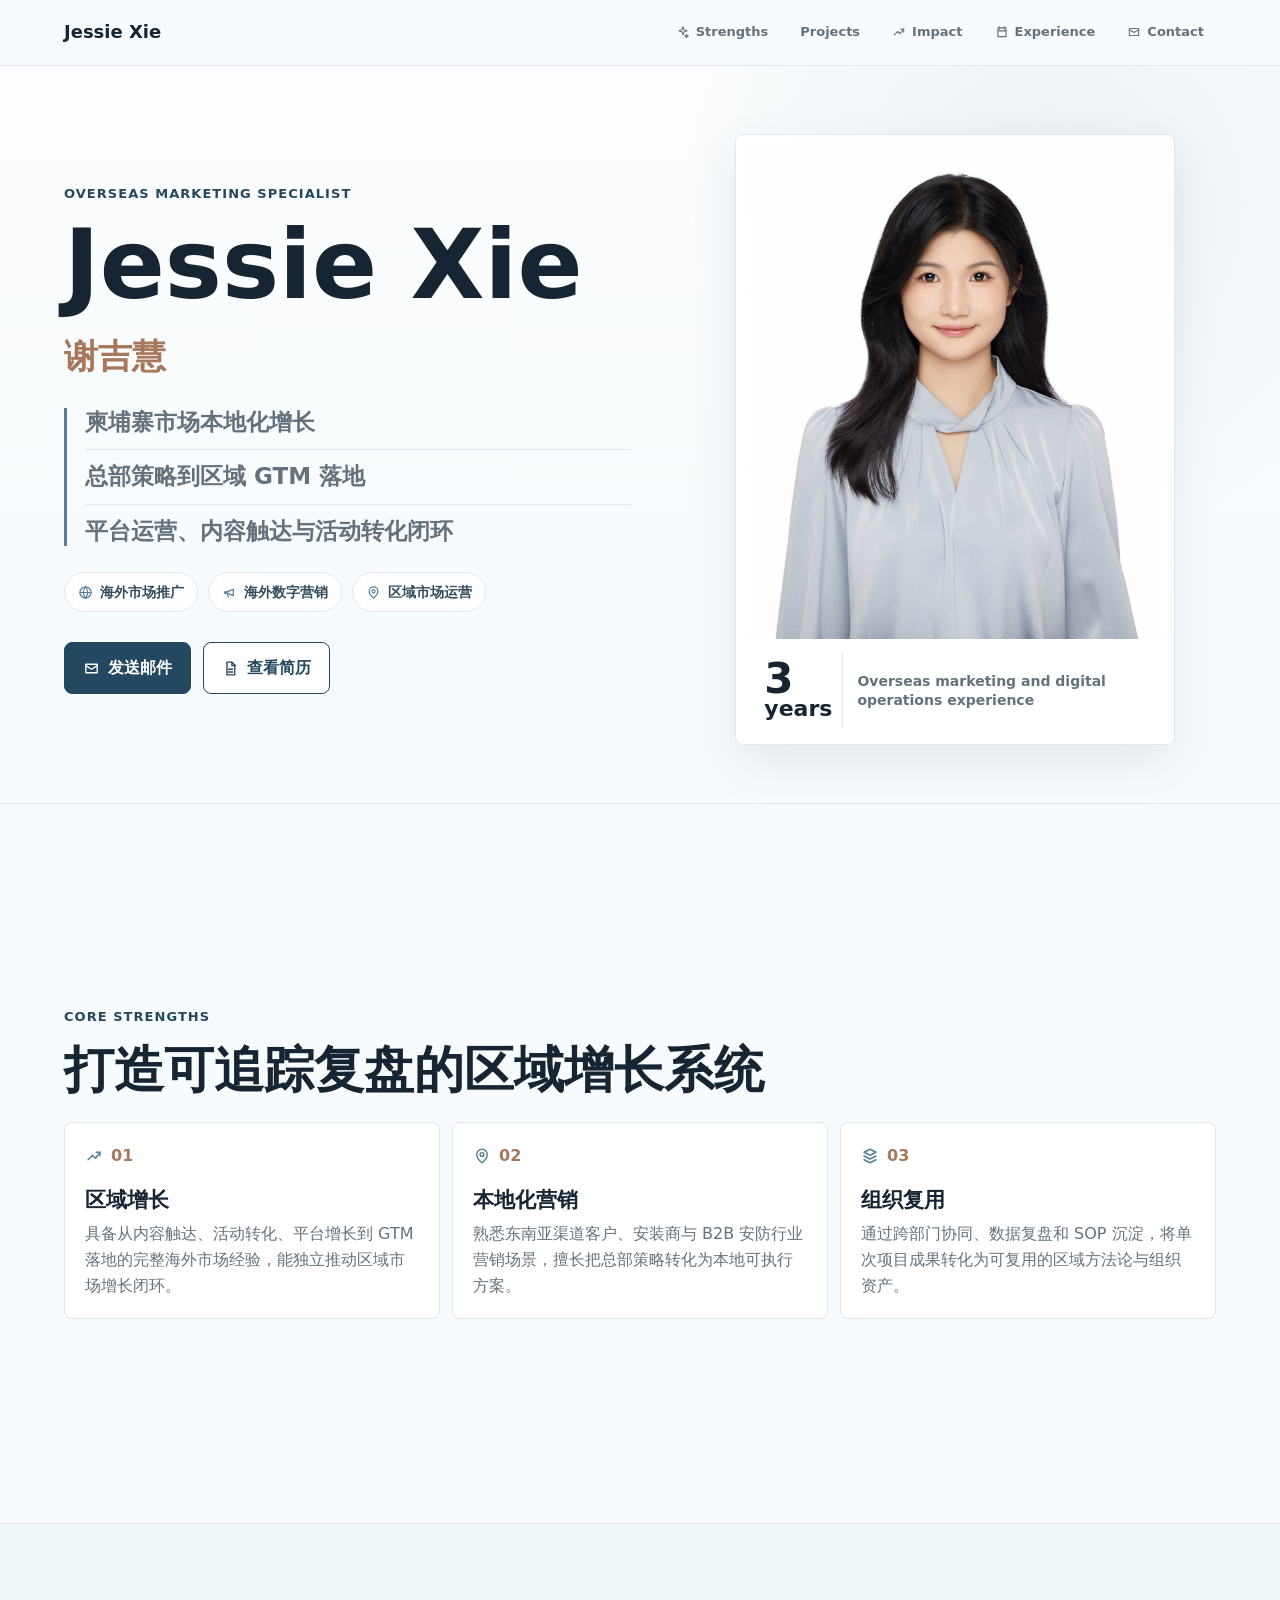
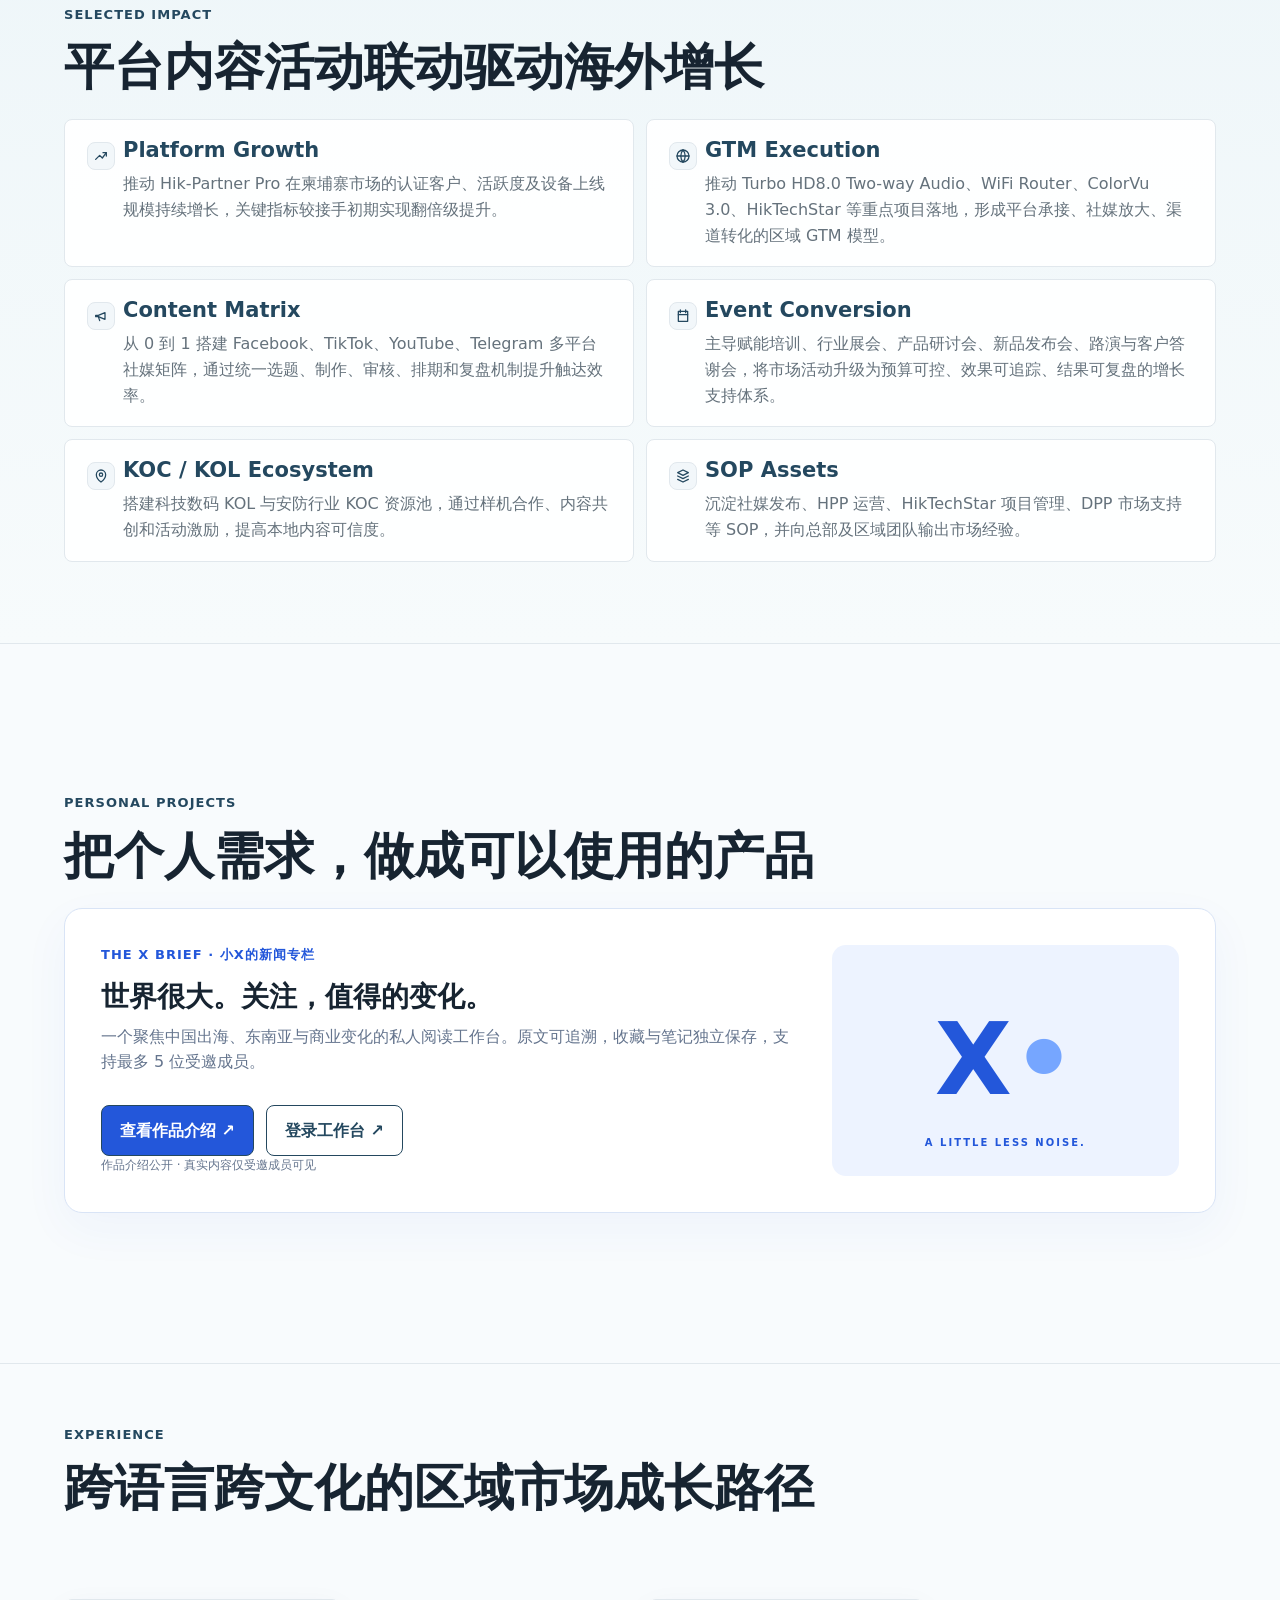
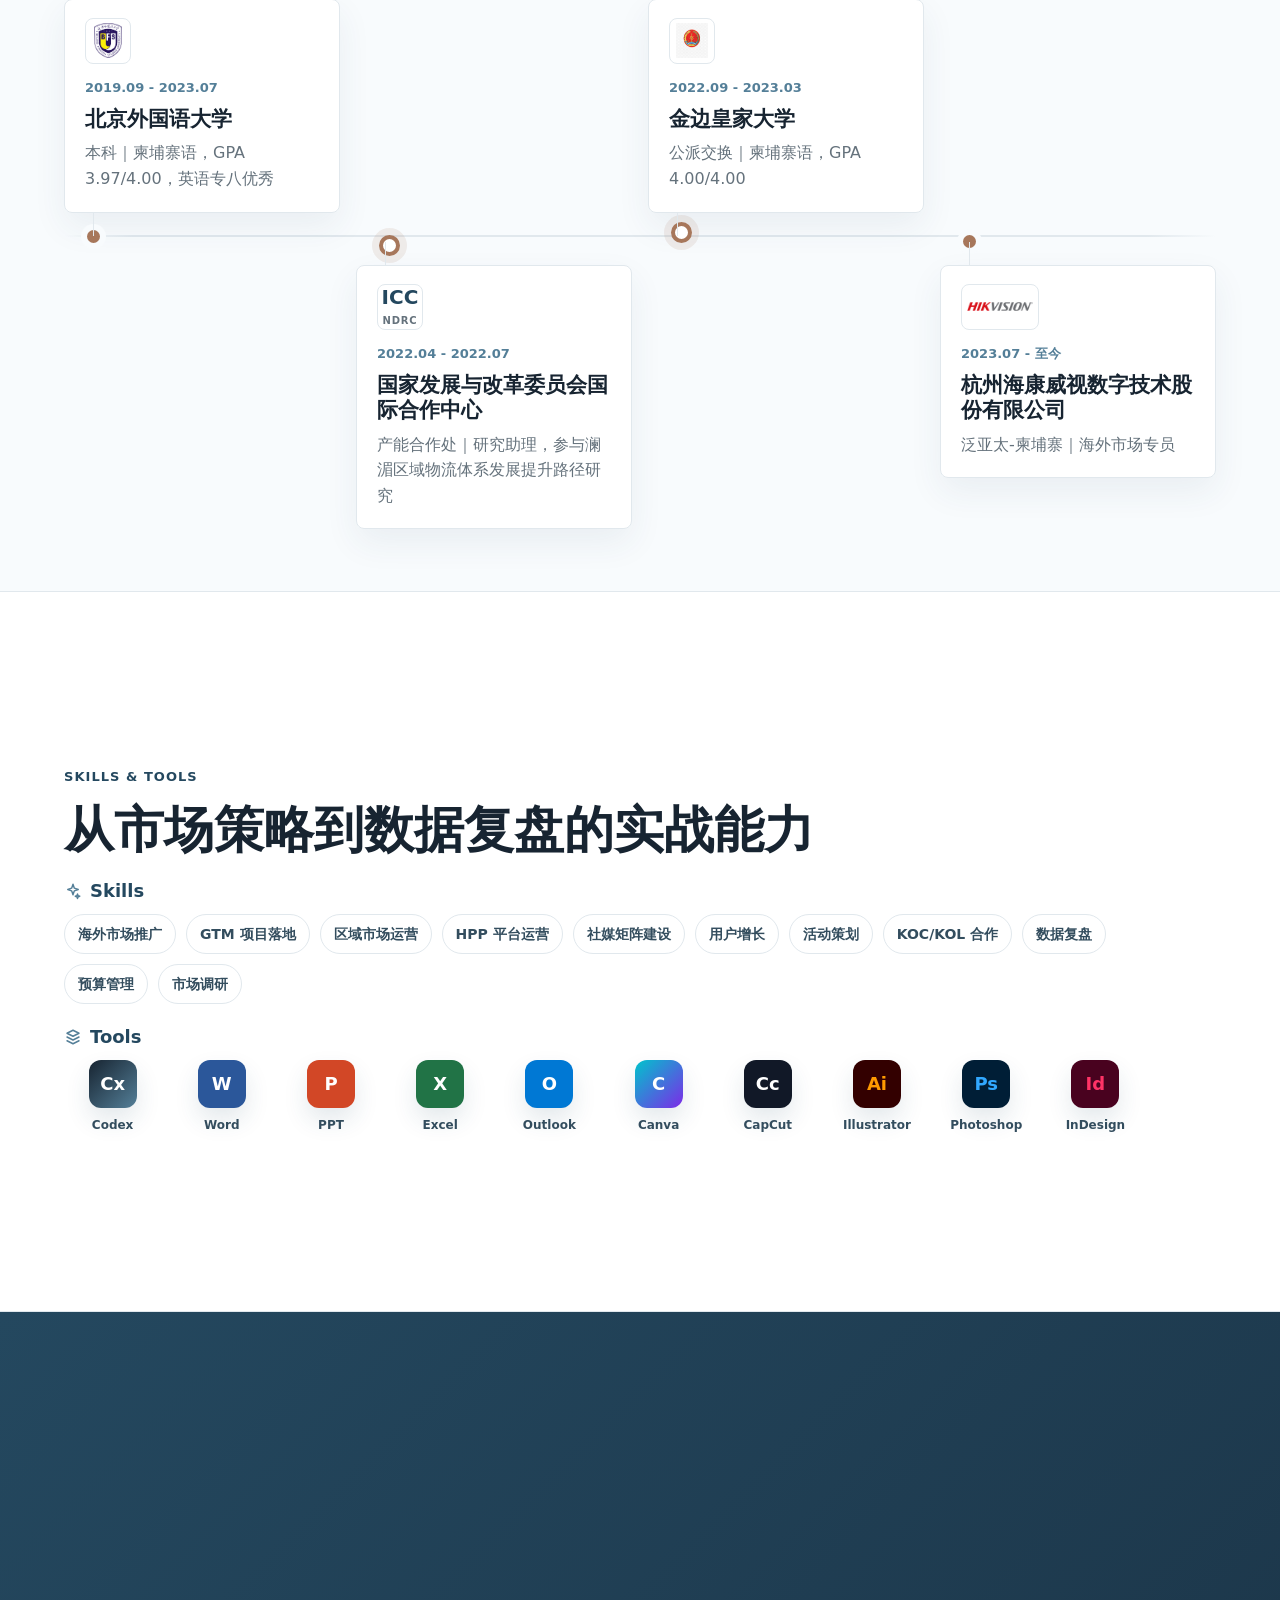
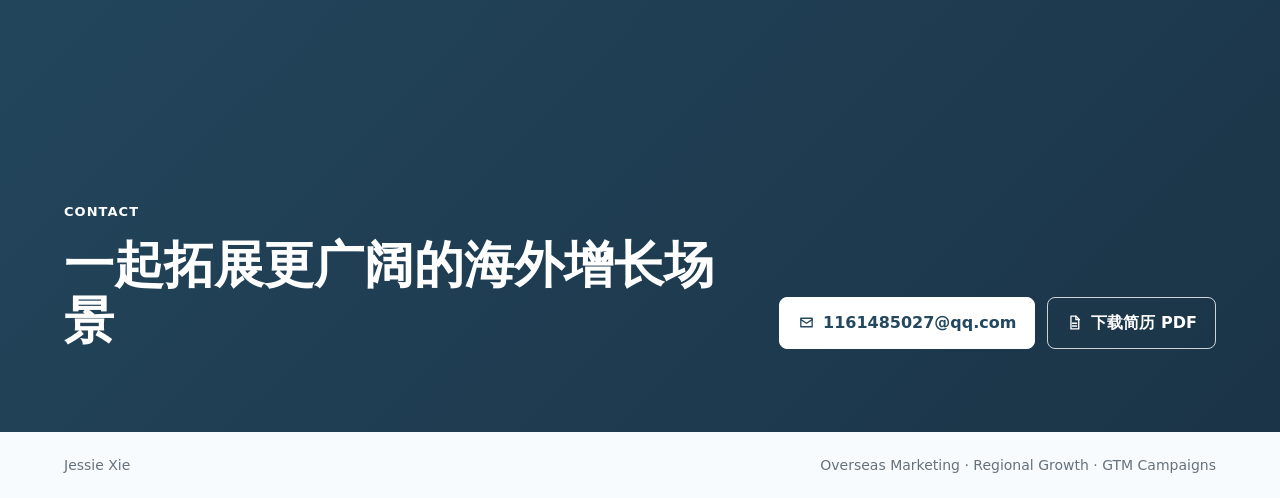
<file: index.html>
<!DOCTYPE html>
<html lang="zh-CN">
  <head>
    <meta charset="UTF-8" />
    <meta name="viewport" content="width=device-width, initial-scale=1.0" />
    <meta
      name="description"
      content="Jessie Xie personal homepage for overseas marketing, regional growth, GTM execution, and Southeast Asia localization."
    />
    <title>Jessie Xie</title>
    <link rel="stylesheet" href="./styles.css" />
  </head>
  <body>
    <svg class="icon-sprite" aria-hidden="true">
      <symbol id="icon-mail" viewBox="0 0 24 24">
        <path d="M4 6h16v12H4z" />
        <path d="m4 8 8 5 8-5" />
      </symbol>
      <symbol id="icon-file" viewBox="0 0 24 24">
        <path d="M7 3h7l4 4v14H7z" />
        <path d="M14 3v5h5" />
        <path d="M9 13h6" />
        <path d="M9 17h6" />
      </symbol>
      <symbol id="icon-globe" viewBox="0 0 24 24">
        <circle cx="12" cy="12" r="9" />
        <path d="M3 12h18" />
        <path d="M12 3c2.2 2.4 3.3 5.4 3.3 9S14.2 18.6 12 21" />
        <path d="M12 3c-2.2 2.4-3.3 5.4-3.3 9S9.8 18.6 12 21" />
      </symbol>
      <symbol id="icon-trend" viewBox="0 0 24 24">
        <path d="M4 17 10 11l4 4 6-8" />
        <path d="M15 7h5v5" />
      </symbol>
      <symbol id="icon-map" viewBox="0 0 24 24">
        <path d="M12 21s7-5.3 7-11a7 7 0 0 0-14 0c0 5.7 7 11 7 11z" />
        <circle cx="12" cy="10" r="2.5" />
      </symbol>
      <symbol id="icon-layers" viewBox="0 0 24 24">
        <path d="m12 3 8 4-8 4-8-4z" />
        <path d="m4 12 8 4 8-4" />
        <path d="m4 17 8 4 8-4" />
      </symbol>
      <symbol id="icon-megaphone" viewBox="0 0 24 24">
        <path d="M4 13h4l10 4V7L8 11H4z" />
        <path d="m8 13 2 6" />
      </symbol>
      <symbol id="icon-calendar" viewBox="0 0 24 24">
        <path d="M5 5h14v15H5z" />
        <path d="M8 3v4" />
        <path d="M16 3v4" />
        <path d="M5 10h14" />
      </symbol>
      <symbol id="icon-spark" viewBox="0 0 24 24">
        <path d="M12 3l1.8 5.2L19 10l-5.2 1.8L12 17l-1.8-5.2L5 10l5.2-1.8z" />
        <path d="M18 16l.8 2.2L21 19l-2.2.8L18 22l-.8-2.2L15 19l2.2-.8z" />
      </symbol>
    </svg>

    <header class="site-header">
      <a class="brand" href="#top" aria-label="Jessie Xie home">Jessie Xie</a>
      <nav class="nav" aria-label="Main navigation">
        <a href="#strengths"><svg class="icon"><use href="#icon-spark"></use></svg>Strengths</a>
        <a href="#projects">Projects</a>
        <a href="#work"><svg class="icon"><use href="#icon-trend"></use></svg>Impact</a>
        <a href="#experience"><svg class="icon"><use href="#icon-calendar"></use></svg>Experience</a>
        <a href="#contact"><svg class="icon"><use href="#icon-mail"></use></svg>Contact</a>
      </nav>
    </header>

    <main id="top">
      <section class="hero">
        <div class="hero-copy">
          <p class="eyebrow">Overseas Marketing Specialist</p>
          <h1>Jessie Xie</h1>
          <p class="name-cn">谢吉慧</p>
          <div class="hero-lead">
            <span>柬埔寨市场本地化增长</span>
            <span>总部策略到区域 GTM 落地</span>
            <span>平台运营、内容触达与活动转化闭环</span>
          </div>
          <div class="hero-tags" aria-label="Career focus">
            <span><svg class="icon"><use href="#icon-globe"></use></svg>海外市场推广</span>
            <span><svg class="icon"><use href="#icon-megaphone"></use></svg>海外数字营销</span>
            <span><svg class="icon"><use href="#icon-map"></use></svg>区域市场运营</span>
          </div>
          <div class="hero-actions">
            <a class="button primary" href="mailto:1161485027@qq.com"><svg class="icon"><use href="#icon-mail"></use></svg>发送邮件</a>
            <a class="button secondary" href="./assets/Jessie-Xie-Resume.pdf" target="_blank" rel="noopener"><svg class="icon"><use href="#icon-file"></use></svg>查看简历</a>
          </div>
        </div>

        <aside class="portrait-card" aria-label="Jessie Xie profile photo">
          <a class="portrait-frame" href="./assets/profile.jpg" target="_blank" rel="noopener" aria-label="Open Jessie Xie profile photo">
            <img src="./assets/profile.jpg" alt="Jessie Xie简历照片" onerror="this.remove(); document.querySelector('.portrait-placeholder').hidden = false;" />
            <div class="portrait-placeholder" hidden>
              <span class="initials">JX</span>
              <span class="placeholder-label">Profile photo</span>
            </div>
            <span class="photo-zoom">Click to enlarge</span>
          </a>
          <div class="portrait-caption">
            <div class="metric">
              <strong>3</strong>
              <span>years</span>
            </div>
            <p>Overseas marketing and digital operations experience</p>
          </div>
        </aside>
      </section>

      <section class="section" id="strengths">
        <div class="section-heading">
          <p class="eyebrow">Core Strengths</p>
          <h2>打造可追踪复盘的区域增长系统</h2>
        </div>
        <div class="strength-grid">
          <article>
            <span class="card-index"><svg class="icon"><use href="#icon-trend"></use></svg>01</span>
            <h3>区域增长</h3>
            <p>
              具备从内容触达、活动转化、平台增长到 GTM 落地的完整海外市场经验，能独立推动区域市场增长闭环。
            </p>
          </article>
          <article>
            <span class="card-index"><svg class="icon"><use href="#icon-map"></use></svg>02</span>
            <h3>本地化营销</h3>
            <p>
              熟悉东南亚渠道客户、安装商与 B2B 安防行业营销场景，擅长把总部策略转化为本地可执行方案。
            </p>
          </article>
          <article>
            <span class="card-index"><svg class="icon"><use href="#icon-layers"></use></svg>03</span>
            <h3>组织复用</h3>
            <p>
              通过跨部门协同、数据复盘和 SOP 沉淀，将单次项目成果转化为可复用的区域方法论与组织资产。
            </p>
          </article>
        </div>
      </section>

      <section class="section work-section" id="work">
        <div class="section-heading">
          <p class="eyebrow">Selected Impact</p>
          <h2>平台内容活动联动驱动海外增长</h2>
        </div>
        <div class="impact-list">
          <article>
            <span class="impact-icon"><svg class="icon"><use href="#icon-trend"></use></svg></span>
            <h3>Platform Growth</h3>
            <p>
              推动 Hik-Partner Pro 在柬埔寨市场的认证客户、活跃度及设备上线规模持续增长，关键指标较接手初期实现翻倍级提升。
            </p>
          </article>
          <article>
            <span class="impact-icon"><svg class="icon"><use href="#icon-globe"></use></svg></span>
            <h3>GTM Execution</h3>
            <p>
              推动 Turbo HD8.0 Two-way Audio、WiFi Router、ColorVu 3.0、HikTechStar 等重点项目落地，形成平台承接、社媒放大、渠道转化的区域 GTM 模型。
            </p>
          </article>
          <article>
            <span class="impact-icon"><svg class="icon"><use href="#icon-megaphone"></use></svg></span>
            <h3>Content Matrix</h3>
            <p>
              从 0 到 1 搭建 Facebook、TikTok、YouTube、Telegram 多平台社媒矩阵，通过统一选题、制作、审核、排期和复盘机制提升触达效率。
            </p>
          </article>
          <article>
            <span class="impact-icon"><svg class="icon"><use href="#icon-calendar"></use></svg></span>
            <h3>Event Conversion</h3>
            <p>
              主导赋能培训、行业展会、产品研讨会、新品发布会、路演与客户答谢会，将市场活动升级为预算可控、效果可追踪、结果可复盘的增长支持体系。
            </p>
          </article>
          <article>
            <span class="impact-icon"><svg class="icon"><use href="#icon-map"></use></svg></span>
            <h3>KOC / KOL Ecosystem</h3>
            <p>
              搭建科技数码 KOL 与安防行业 KOC 资源池，通过样机合作、内容共创和活动激励，提高本地内容可信度。
            </p>
          </article>
          <article>
            <span class="impact-icon"><svg class="icon"><use href="#icon-layers"></use></svg></span>
            <h3>SOP Assets</h3>
            <p>
              沉淀社媒发布、HPP 运营、HikTechStar 项目管理、DPP 市场支持等 SOP，并向总部及区域团队输出市场经验。
            </p>
          </article>
        </div>
      </section>

      <section class="section" id="projects">
        <div class="section-heading"><p class="eyebrow">Personal Projects</p><h2>把个人需求，做成可以使用的产品</h2></div>
        <article class="news-project-card"><div><p class="eyebrow">THE X BRIEF · 小X的新闻专栏</p><h3>世界很大。关注，值得的变化。</h3><p>一个聚焦中国出海、东南亚与商业变化的私人阅读工作台。原文可追溯，收藏与笔记独立保存，支持最多 5 位受邀成员。</p><div class="contact-actions"><a class="button primary" href="./xiao-x-news/">查看作品介绍 ↗</a><a class="button secondary" href="https://xiao-x-news.vercel.app/login">登录工作台 ↗</a></div><p class="news-project-note">作品介绍公开 · 真实内容仅受邀成员可见</p></div><div class="news-project-mark" aria-hidden="true">X<span>•</span><small>A LITTLE LESS NOISE.</small></div></article>
      </section>

      <section class="section experience-section" id="experience">
        <div class="section-heading">
          <p class="eyebrow">Experience</p>
          <h2>跨语言跨文化的区域市场成长路径</h2>
        </div>
        <div class="timeline">
          <article class="timeline-item">
            <div class="timeline-logo logo-mark">
              <img src="./assets/bfsu-logo.png" alt="Beijing Foreign Studies University logo" />
            </div>
            <span class="time">2019.09 - 2023.07</span>
            <h3>北京外国语大学</h3>
            <p>本科｜柬埔寨语，GPA 3.97/4.00，英语专八优秀</p>
          </article>
          <article class="timeline-item overlap-item">
            <div class="timeline-logo logo-text">
              <strong>ICC</strong>
              <span>NDRC</span>
            </div>
            <span class="time">2022.04 - 2022.07</span>
            <h3>国家发展与改革委员会国际合作中心</h3>
            <p>产能合作处｜研究助理，参与澜湄区域物流体系发展提升路径研究</p>
          </article>
          <article class="timeline-item overlap-item">
            <div class="timeline-logo logo-mark">
              <img src="./assets/rupp-logo.png" alt="Royal University of Phnom Penh logo" />
            </div>
            <span class="time">2022.09 - 2023.03</span>
            <h3>金边皇家大学</h3>
            <p>公派交换｜柬埔寨语，GPA 4.00/4.00</p>
          </article>
          <article class="timeline-item">
            <div class="timeline-logo logo-wide">
              <img src="./assets/hikvision-logo.png" alt="Hikvision logo" />
            </div>
            <span class="time">2023.07 - 至今</span>
            <h3>杭州海康威视数字技术股份有限公司</h3>
            <p>泛亚太-柬埔寨｜海外市场专员</p>
          </article>
        </div>
      </section>

      <section class="section skills-section">
        <div class="section-heading">
          <p class="eyebrow">Skills & Tools</p>
          <h2>从市场策略到数据复盘的实战能力</h2>
        </div>
        <div class="skill-groups">
          <div class="skill-group">
            <h3><svg class="icon"><use href="#icon-spark"></use></svg>Skills</h3>
            <div class="skills">
              <span>海外市场推广</span>
              <span>GTM 项目落地</span>
              <span>区域市场运营</span>
              <span>HPP 平台运营</span>
              <span>社媒矩阵建设</span>
              <span>用户增长</span>
              <span>活动策划</span>
              <span>KOC/KOL 合作</span>
              <span>数据复盘</span>
              <span>预算管理</span>
              <span>市场调研</span>
            </div>
          </div>
          <div class="skill-group">
            <h3><svg class="icon"><use href="#icon-layers"></use></svg>Tools</h3>
            <div class="tool-grid">
              <span class="tool-card"><span class="tool-icon codex-icon">Cx</span>Codex</span>
              <span class="tool-card"><span class="tool-icon word-icon">W</span>Word</span>
              <span class="tool-card"><span class="tool-icon ppt-icon">P</span>PPT</span>
              <span class="tool-card"><span class="tool-icon excel-icon">X</span>Excel</span>
              <span class="tool-card"><span class="tool-icon outlook-icon">O</span>Outlook</span>
              <span class="tool-card"><span class="tool-icon canva-icon">C</span>Canva</span>
              <span class="tool-card"><span class="tool-icon capcut-icon">Cc</span>CapCut</span>
              <span class="tool-card"><span class="tool-icon ai-icon">Ai</span>Illustrator</span>
              <span class="tool-card"><span class="tool-icon ps-icon">Ps</span>Photoshop</span>
              <span class="tool-card"><span class="tool-icon id-icon">Id</span>InDesign</span>
            </div>
          </div>
        </div>
      </section>

      <section class="contact" id="contact">
        <div>
          <p class="eyebrow">Contact</p>
          <h2>一起拓展更广阔的海外增长场景</h2>
        </div>
        <div class="contact-actions">
          <a class="button primary" href="mailto:1161485027@qq.com"><svg class="icon"><use href="#icon-mail"></use></svg>1161485027@qq.com</a>
          <a class="button secondary" href="./assets/Jessie-Xie-Resume.pdf" target="_blank" rel="noopener"><svg class="icon"><use href="#icon-file"></use></svg>下载简历 PDF</a>
        </div>
      </section>
    </main>

    <footer class="footer">
      <span>Jessie Xie</span>
      <span>Overseas Marketing · Regional Growth · GTM Campaigns</span>
    </footer>
  </body>
</html>
</file>
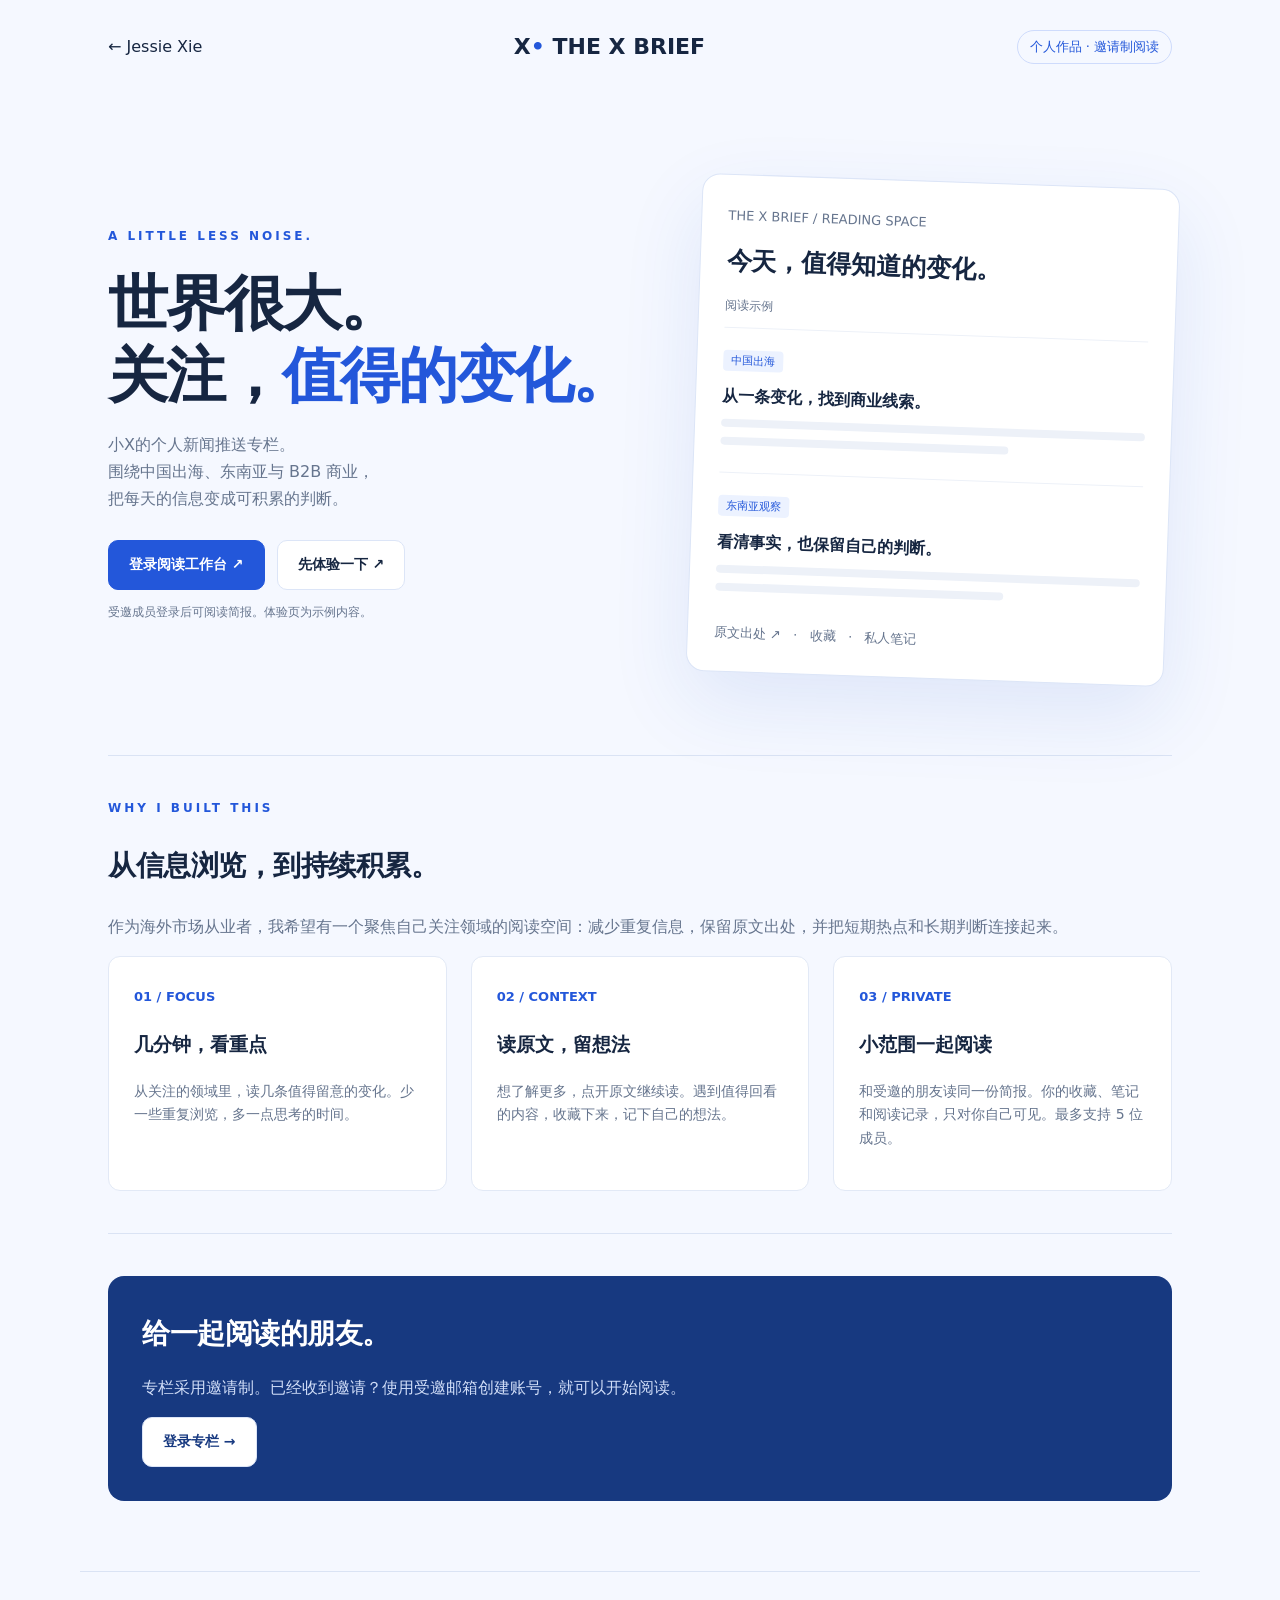
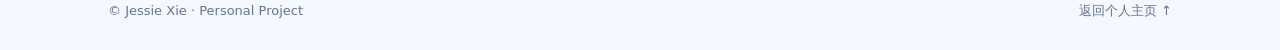
<file: xiao-x-news/index.html>
<!doctype html><html lang="zh-CN"><head><meta charset="utf-8"><meta name="viewport" content="width=device-width,initial-scale=1"><title>小X的新闻专栏 | Jessie Xie 的个人作品</title><meta name="description" content="一个关注中国出海、东南亚与商业变化的邀请制新闻阅读工作台。少一点噪音，多一点值得读的内容。"><style>
:root{--blue:#2357da;--ink:#162641;--muted:#66758e}*{box-sizing:border-box}body{margin:0;background:#f5f8ff;color:var(--ink);font-family:system-ui,-apple-system,'PingFang SC',sans-serif;line-height:1.7}a{color:inherit;text-decoration:none}header,main,footer{max-width:1120px;margin:auto;padding:28px}header{display:flex;justify-content:space-between;align-items:center}.logo{font-size:22px;font-weight:800}.logo b{color:var(--blue)}.pill{font-size:12px;color:var(--blue);border:1px solid #cedbfc;padding:5px 12px;border-radius:30px}.hero{display:grid;grid-template-columns:1.1fr 1fr;gap:60px;padding:60px 0 76px;align-items:center}.eyebrow{color:var(--blue);font-size:12px;letter-spacing:3px;font-weight:700}h1{font-size:clamp(36px,5vw,60px);line-height:1.2;letter-spacing:-2px;margin:20px 0}h1 span{color:var(--blue)}p{color:var(--muted)}.actions{display:flex;gap:12px;flex-wrap:wrap;margin-top:28px}.btn{padding:12px 20px;border-radius:10px;background:white;border:1px solid #dce5f7;font-size:14px;font-weight:600}.primary{background:var(--blue);color:white;border-color:var(--blue)}.mock{background:white;border:1px solid #dce5f7;border-radius:18px;padding:26px;box-shadow:0 30px 80px #214fc31a;transform:rotate(2deg)}.mock small{color:var(--muted)}.mock h2{font-size:25px;margin:12px 0}.mockline{height:8px;background:#edf1f8;border-radius:6px;margin:10px 0}.mockline.short{width:68%}.mockcard{padding:17px 0;border-top:1px solid #edf1f8}.mockcard span{font-size:11px;background:#ecf2ff;color:var(--blue);padding:4px 8px;border-radius:4px}.mockcard h3{font-size:16px;margin:10px 0}.section{border-top:1px solid #dae3f4;padding:42px 0}.section h2{font-size:28px;letter-spacing:-.5px}.grid{display:grid;grid-template-columns:repeat(3,1fr);gap:24px}.feature{background:white;padding:25px;border-radius:12px;border:1px solid #e2e9f6}.feature b{color:var(--blue);font-size:12px}.feature h3{font-size:19px}.feature p{font-size:14px}.privacy{background:#173980;color:white;padding:34px;border-radius:16px}.privacy p{color:#d0ddf7}.privacy h2{margin:0}.meta{display:flex;gap:26px;flex-wrap:wrap;font-size:13px;color:var(--muted)}footer{display:flex;justify-content:space-between;font-size:12px;color:var(--muted);border-top:1px solid #dae3f4}@media(max-width:760px){.hero{grid-template-columns:1fr;gap:30px;padding:28px 0 46px}.grid{grid-template-columns:1fr}.mock{transform:none}header,main,footer{padding:20px}.pill{display:none}footer{display:block}}
a:focus-visible{outline:3px solid #2357da;outline-offset:5px}.btn{display:inline-flex;align-items:center;min-height:44px}.mock small,.feature b,.pill,footer{font-size:13px}</style></head><body><header><a href="../">← Jessie Xie</a><a class="logo" href="./">X<b>•</b> THE X BRIEF</a><span class="pill">个人作品 · 邀请制阅读</span></header><main><section class="hero"><div><div class="eyebrow">A LITTLE LESS NOISE.</div><h1>世界很大。<br>关注，<span>值得的变化。</span></h1><p>小X的个人新闻推送专栏。<br>围绕中国出海、东南亚与 B2B 商业，<br>把每天的信息变成可积累的判断。</p><div class="actions"><a class="btn primary" href="https://xiao-x-news.vercel.app/login">登录阅读工作台 ↗</a><a class="btn" href="https://xiao-x-news.vercel.app/preview">先体验一下 ↗</a></div><p style="font-size:12px">受邀成员登录后可阅读简报。体验页为示例内容。</p></div><div class="mock" aria-label="阅读示例"><small>THE X BRIEF / READING SPACE</small><h2>今天，值得知道的变化。</h2><p style="font-size:12px">阅读示例</p><div class="mockcard"><span>中国出海</span><h3>从一条变化，找到商业线索。</h3><div class="mockline"></div><div class="mockline short"></div></div><div class="mockcard"><span>东南亚观察</span><h3>看清事实，也保留自己的判断。</h3><div class="mockline"></div><div class="mockline short"></div></div><small>原文出处 ↗ &nbsp; · &nbsp; 收藏 &nbsp; · &nbsp; 私人笔记</small></div></section><section class="section"><div class="eyebrow">WHY I BUILT THIS</div><h2>从信息浏览，到持续积累。</h2><p>作为海外市场从业者，我希望有一个聚焦自己关注领域的阅读空间：减少重复信息，保留原文出处，并把短期热点和长期判断连接起来。</p><div class="grid"><article class="feature"><b>01 / FOCUS</b><h3>几分钟，看重点</h3><p>从关注的领域里，读几条值得留意的变化。少一些重复浏览，多一点思考的时间。</p></article><article class="feature"><b>02 / CONTEXT</b><h3>读原文，留想法</h3><p>想了解更多，点开原文继续读。遇到值得回看的内容，收藏下来，记下自己的想法。</p></article><article class="feature"><b>03 / PRIVATE</b><h3>小范围一起阅读</h3><p>和受邀的朋友读同一份简报。你的收藏、笔记和阅读记录，只对你自己可见。最多支持 5 位成员。</p></article></div></section><section class="section"><div class="privacy"><h2>给一起阅读的朋友。</h2><p>专栏采用邀请制。已经收到邀请？使用受邀邮箱创建账号，就可以开始阅读。</p><a class="btn" style="display:inline-block;color:#173980" href="https://xiao-x-news.vercel.app/login">登录专栏 →</a></div></section></main><footer><span>© Jessie Xie · Personal Project</span><a href="../">返回个人主页 ↑</a></footer></body></html>
</file>
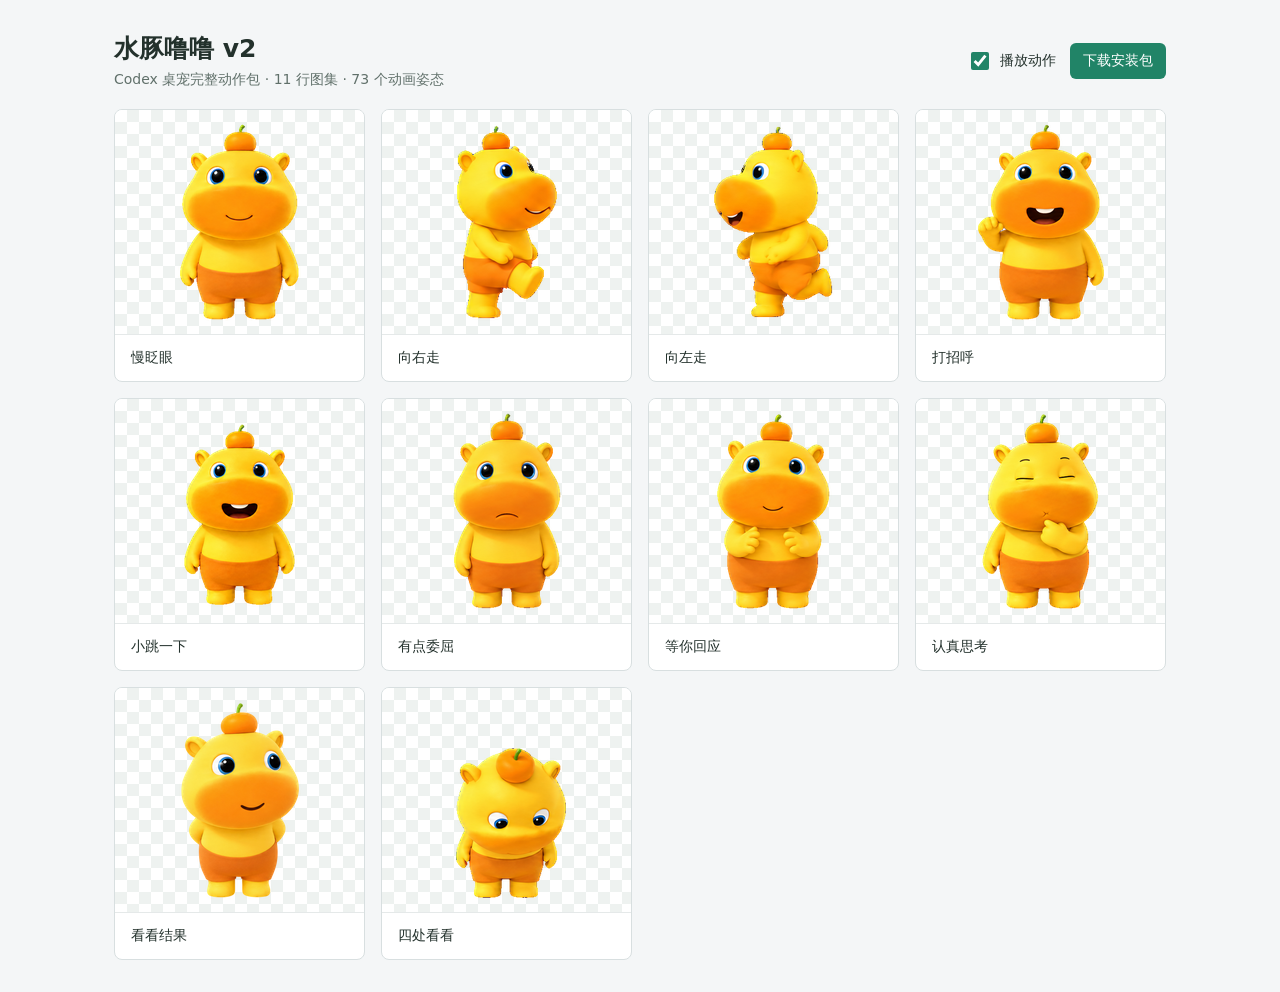
<file: pets/lulu-capybara/index.html>
<!doctype html>
<html lang="zh-CN">
<meta charset="utf-8">
<meta name="viewport" content="width=device-width,initial-scale=1">
<title>水豚噜噜 v2 动作预览</title>
<style>
*{box-sizing:border-box}body{margin:0;background:#f4f6f7;color:#23312c;font-family:system-ui,sans-serif;letter-spacing:0}
header{max-width:1100px;margin:auto;padding:32px 24px 20px;display:flex;align-items:center;justify-content:space-between;gap:20px;flex-wrap:wrap}
.title h1{margin:0;font-size:25px}.title p{margin:6px 0 0;color:#60706a;font-size:14px}.actions{display:flex;align-items:center;gap:14px;flex-wrap:wrap}label{display:flex;align-items:center;gap:8px;font-size:14px}input{accent-color:#218467;width:18px;height:18px}
.download{display:inline-flex;align-items:center;padding:9px 13px;border-radius:6px;background:#218467;color:#fff;text-decoration:none;font-size:14px}.download:hover{background:#176b53}
main{max-width:1100px;margin:auto;padding:0 24px 32px;display:grid;grid-template-columns:repeat(auto-fit,minmax(220px,1fr));gap:16px}
figure{margin:0;background:#fff;border:1px solid #d8dfe0;border-radius:8px;overflow:hidden}figcaption{padding:14px 16px;border-top:1px solid #e5e9e9;font-size:14px}
.stage{height:224px;display:grid;place-items:center;background-color:#fff;background-image:linear-gradient(45deg,#eef2f0 25%,transparent 25%),linear-gradient(-45deg,#eef2f0 25%,transparent 25%),linear-gradient(45deg,transparent 75%,#eef2f0 75%),linear-gradient(-45deg,transparent 75%,#eef2f0 75%);background-size:24px 24px;background-position:0 0,0 12px,12px -12px,-12px 0}
.pet{width:192px;height:208px;background-image:url('spritesheet.webp');background-size:1536px 2288px;background-repeat:no-repeat}
@media(max-width:300px){header,main{padding-left:8px;padding-right:8px}main{grid-template-columns:1fr}}
</style>
<header><div class="title"><h1>水豚噜噜 v2</h1><p>Codex 桌宠完整动作包 · 11 行图集 · 73 个动画姿态</p></div><div class="actions"><label><input id="play" type="checkbox" checked>播放动作</label><a class="download" href="./lulu-capybara-v2.zip" download>下载安装包</a></div></header>
<main id="gallery"></main>
<script>
const states=[
['慢眨眼',0,[280,110,110,140,140,320]],
['向右走',1,[120,120,120,120,120,120,120,220]],
['向左走',2,[120,120,120,120,120,120,120,220]],
['打招呼',3,[140,140,140,280]],
['小跳一下',4,[140,140,140,140,280]],
['有点委屈',5,[140,140,140,140,140,140,140,240]],
['等你回应',6,[150,150,150,150,150,260]],
['认真思考',7,[120,120,120,120,120,220]],
['看看结果',8,[150,150,150,150,150,280]],
['四处看看',9,Array(16).fill(180)]
];
const gallery=document.getElementById('gallery');
const pets=states.map(([name,row,durations])=>{
  const figure=document.createElement('figure');
  const stage=document.createElement('div');stage.className='stage';
  const pet=document.createElement('div');pet.className='pet';pet.setAttribute('role','img');pet.setAttribute('aria-label',name+'的噜噜');
  const caption=document.createElement('figcaption');caption.textContent=name;
  stage.append(pet);figure.append(stage,caption);gallery.append(figure);
  return {pet,row,durations,total:durations.reduce((a,b)=>a+b,0)};
});
const play=document.getElementById('play');
if(matchMedia('(prefers-reduced-motion: reduce)').matches)play.checked=false;
let previous=performance.now(),elapsed=0;
function tick(now){
  if(play.checked)elapsed+=Math.min(now-previous,100);previous=now;
  for(const {pet,row,durations,total} of pets){
    let time=elapsed%total,index=0;
    while(index<durations.length-1&&time>=durations[index])time-=durations[index++];
    const actualRow=row===9?9+Math.floor(index/8):row;
    pet.style.backgroundPosition=`${-(index%8)*192}px ${-actualRow*208}px`;
  }
  requestAnimationFrame(tick);
}
requestAnimationFrame(tick);
</script>
</html>
</file>
<file: styles.css>
:root {
  color-scheme: light;
  --page-height: clamp(720px, 56.25vw, 900px);
  --ink: #172431;
  --muted: #65727c;
  --line: #e1e8ed;
  --paper: #f8fbfd;
  --panel: #ffffff;
  --accent: #547f98;
  --accent-dark: #24485f;
  --warm: #a7775b;
  --soft: #eef6f9;
  --mist: #f2f7fa;
  --shadow: 0 18px 48px rgba(36, 72, 95, 0.1);
}

* {
  box-sizing: border-box;
}

html {
  scroll-behavior: smooth;
}

body {
  margin: 0;
  background: var(--paper);
  color: var(--ink);
  font-family: Inter, ui-sans-serif, system-ui, -apple-system, BlinkMacSystemFont, "Segoe UI", "PingFang SC", "Microsoft YaHei", sans-serif;
  line-height: 1.6;
}

a {
  color: inherit;
  text-decoration: none;
}

.icon-sprite {
  position: absolute;
  width: 0;
  height: 0;
  overflow: hidden;
}

.icon {
  width: 1em;
  height: 1em;
  flex: 0 0 auto;
  stroke: currentColor;
  stroke-width: 1.9;
  stroke-linecap: round;
  stroke-linejoin: round;
  fill: none;
}

.site-header {
  position: sticky;
  top: 0;
  z-index: 10;
  display: flex;
  align-items: center;
  justify-content: space-between;
  gap: 24px;
  padding: 14px clamp(20px, 5vw, 72px);
  border-bottom: 1px solid rgba(225, 232, 237, 0.92);
  background: rgba(248, 251, 253, 0.94);
  backdrop-filter: blur(16px);
}

.brand {
  font-size: 18px;
  font-weight: 800;
  letter-spacing: 0;
}

.nav {
  display: flex;
  flex-wrap: wrap;
  justify-content: flex-end;
  gap: 8px;
  color: var(--muted);
  font-size: 13px;
  font-weight: 760;
}

.nav a {
  display: inline-flex;
  align-items: center;
  gap: 6px;
  min-height: 34px;
  padding: 7px 11px;
  border: 1px solid transparent;
  border-radius: 999px;
  background: transparent;
  transition: background 180ms ease, border-color 180ms ease, color 180ms ease;
}

.nav .icon {
  width: 14px;
  height: 14px;
}

.nav a:hover {
  color: var(--accent-dark);
  border-color: var(--line);
  background: #fff;
}

main {
  overflow: hidden;
}

.hero {
  display: grid;
  grid-template-columns: minmax(0, 1fr) minmax(340px, 0.92fr);
  align-items: center;
  gap: clamp(28px, 5vw, 68px);
  min-height: var(--page-height);
  padding: clamp(36px, 6vw, 68px) clamp(20px, 5vw, 72px) clamp(34px, 5vw, 58px);
  border-bottom: 1px solid var(--line);
  background:
    radial-gradient(circle at 82% 16%, rgba(84, 127, 152, 0.1), transparent 30%),
    linear-gradient(180deg, #fbfdfe 0%, var(--paper) 72%);
}

.hero-copy {
  max-width: 780px;
}

.eyebrow {
  margin: 0 0 14px;
  color: var(--accent-dark);
  font-size: 13px;
  font-weight: 800;
  letter-spacing: 0.08em;
  text-transform: uppercase;
}

h1,
h2,
h3,
p {
  overflow-wrap: anywhere;
}

h1 {
  margin: 0;
  font-size: clamp(50px, 8.2vw, 96px);
  line-height: 0.96;
  letter-spacing: 0;
}

.name-cn {
  margin: 18px 0 0;
  color: var(--warm);
  font-size: clamp(22px, 3vw, 34px);
  font-weight: 800;
}

.hero-lead {
  display: grid;
  gap: 12px;
  max-width: 720px;
  margin: 24px 0 0;
  padding-left: 18px;
  border-left: 3px solid var(--accent);
  color: var(--muted);
  font-size: clamp(18px, 1.85vw, 23px);
  font-weight: 720;
  line-height: 1.28;
}

.hero-lead span {
  display: block;
  padding-bottom: 12px;
  border-bottom: 1px solid var(--line);
}

.hero-lead span:last-child {
  padding-bottom: 0;
  border-bottom: 0;
}

.hero-tags,
.skills {
  display: flex;
  flex-wrap: wrap;
  gap: 10px;
}

.hero-tags {
  margin: 26px 0 0;
}

.hero-tags span,
.skills span {
  display: inline-flex;
  align-items: center;
  gap: 7px;
  min-height: 38px;
  padding: 8px 13px;
  border: 1px solid var(--line);
  border-radius: 999px;
  background: rgba(255, 255, 255, 0.86);
  color: #334d5e;
  font-size: 14px;
  font-weight: 700;
}

.hero-tags .icon {
  width: 15px;
  height: 15px;
  color: var(--accent);
}

.hero-actions,
.contact-actions {
  display: flex;
  flex-wrap: wrap;
  gap: 12px;
  margin-top: 30px;
}

.button {
  display: inline-flex;
  align-items: center;
  justify-content: center;
  gap: 8px;
  min-height: 48px;
  padding: 12px 18px;
  border-radius: 8px;
  border: 1px solid var(--accent-dark);
  font-weight: 800;
  transition: transform 180ms ease, box-shadow 180ms ease, background 180ms ease;
}

.button .icon {
  width: 17px;
  height: 17px;
}

.button:hover {
  transform: translateY(-2px);
  box-shadow: 0 14px 30px rgba(84, 127, 152, 0.2);
}

.button.primary {
  background: var(--accent-dark);
  color: #fff;
}

.button.secondary {
  background: #fff;
  color: var(--accent-dark);
}

.portrait-card {
  width: min(100%, 440px);
  justify-self: center;
  padding: 12px;
  border: 1px solid var(--line);
  border-radius: 8px;
  background: rgba(255, 255, 255, 0.92);
  box-shadow: var(--shadow);
}

.portrait-frame {
  position: relative;
  display: grid;
  place-items: center;
  aspect-ratio: 5 / 5.95;
  overflow: hidden;
  border-radius: 6px;
  background:
    linear-gradient(135deg, rgba(84, 127, 152, 0.14), rgba(167, 119, 91, 0.1)),
    linear-gradient(180deg, #f3f8fa, #e1edf3);
  cursor: zoom-in;
}

.portrait-frame::before {
  display: none;
}

.portrait-frame img {
  position: absolute;
  inset: 0;
  width: 100%;
  height: 100%;
  object-fit: cover;
  object-position: 50% 45%;
  z-index: 1;
  transition: transform 220ms ease;
}

.portrait-frame:hover img {
  transform: scale(1.025);
}

.photo-zoom {
  position: absolute;
  right: 12px;
  bottom: 12px;
  z-index: 2;
  padding: 6px 9px;
  border: 1px solid rgba(255, 255, 255, 0.72);
  border-radius: 999px;
  background: rgba(23, 36, 49, 0.62);
  color: #fff;
  font-size: 11px;
  font-weight: 800;
  opacity: 0;
  transform: translateY(4px);
  transition: opacity 180ms ease, transform 180ms ease;
}

.portrait-frame:hover .photo-zoom {
  opacity: 1;
  transform: translateY(0);
}

.portrait-placeholder {
  position: relative;
  z-index: 2;
  display: grid;
  gap: 10px;
  place-items: center;
  text-align: center;
}

.portrait-placeholder[hidden] {
  display: none;
}

.initials {
  display: grid;
  place-items: center;
  width: 112px;
  height: 112px;
  border-radius: 50%;
  background: rgba(255, 255, 255, 0.84);
  color: var(--accent-dark);
  font-size: 38px;
  font-weight: 900;
}

.placeholder-label {
  color: var(--accent-dark);
  font-size: 13px;
  font-weight: 800;
  text-transform: uppercase;
}

.portrait-caption {
  display: grid;
  grid-template-columns: auto 1fr;
  align-items: center;
  gap: 14px;
  padding: 14px 6px 4px;
}

.metric {
  display: grid;
  gap: 0;
  min-width: 76px;
  padding: 8px 10px;
  border-right: 1px solid var(--line);
}

.metric strong {
  font-size: 42px;
  line-height: 0.86;
}

.metric span {
  color: var(--ink);
  font-size: 22px;
  font-weight: 900;
  line-height: 1;
}

.portrait-caption p {
  margin: 0;
  color: var(--muted);
  font-size: 14px;
  font-weight: 650;
  line-height: 1.35;
}

.section {
  padding: clamp(48px, 6.5vw, 84px) clamp(20px, 5vw, 72px);
  border-bottom: 1px solid var(--line);
}

.section-heading {
  max-width: 980px;
  margin-bottom: 28px;
}

.section-heading h2,
.contact h2 {
  margin: 0;
  font-size: clamp(28px, 4.4vw, 50px);
  line-height: 1.12;
  letter-spacing: 0;
}

.strength-grid {
  display: grid;
  grid-template-columns: repeat(3, minmax(0, 1fr));
  gap: 12px;
}

.strength-grid article,
.impact-list article,
.timeline article {
  border: 1px solid var(--line);
  border-radius: 8px;
  background: rgba(255, 255, 255, 0.94);
}

.strength-grid article {
  min-height: 218px;
  padding: 20px;
}

.card-index {
  display: inline-flex;
  align-items: center;
  gap: 8px;
  color: var(--warm);
  font-weight: 900;
}

.card-index .icon {
  width: 18px;
  height: 18px;
  color: var(--accent);
}

h3 {
  margin: 16px 0 8px;
  font-size: 21px;
  line-height: 1.2;
}

article p {
  margin: 0;
  color: var(--muted);
}

.work-section {
  background:
    linear-gradient(180deg, var(--soft), #f7fbfc);
}

.impact-list {
  display: grid;
  grid-template-columns: repeat(2, minmax(0, 1fr));
  gap: 12px;
}

.impact-list article {
  position: relative;
  padding: 20px 22px 20px 58px;
}

.impact-list h3 {
  margin-top: 0;
  color: var(--accent-dark);
}

.impact-icon {
  position: absolute;
  top: 22px;
  left: 22px;
  display: grid;
  place-items: center;
  width: 28px;
  height: 28px;
  border: 1px solid var(--line);
  border-radius: 8px;
  background: var(--mist);
  color: var(--accent-dark);
}

.impact-icon .icon {
  width: 16px;
  height: 16px;
}

.experience-section .section-heading {
  max-width: 760px;
}

.timeline {
  position: relative;
  display: grid;
  grid-template-columns: repeat(4, minmax(0, 1fr));
  grid-template-rows: minmax(150px, 1fr) 20px minmax(150px, 1fr);
  gap: 16px;
  min-height: 430px;
  padding: 20px 0;
}

.timeline::before {
  content: "";
  position: absolute;
  top: 50%;
  left: 0;
  right: 0;
  height: 2px;
  background: linear-gradient(90deg, transparent, var(--line) 6%, var(--line) 94%, transparent);
}

.timeline-item {
  position: relative;
  grid-row: 1;
  align-self: end;
  padding: 18px 20px 20px;
  border: 1px solid var(--line);
  border-radius: 8px;
  background: rgba(255, 255, 255, 0.96);
  box-shadow: 0 14px 34px rgba(36, 72, 95, 0.07);
}

.timeline-logo {
  display: grid;
  place-items: center;
  width: 52px;
  height: 52px;
  margin-bottom: 12px;
  border: 1px solid var(--line);
  border-radius: 8px;
  background: #fff;
  overflow: hidden;
}

.timeline-logo img {
  max-width: 78%;
  max-height: 78%;
  object-fit: contain;
}

.timeline-logo.logo-wide {
  width: 88px;
}

.timeline-logo.logo-wide img {
  max-width: 86%;
  max-height: 54%;
}

.timeline-logo.logo-text {
  color: var(--accent-dark);
  font-weight: 900;
  line-height: 1;
}

.timeline-logo.logo-text strong {
  font-size: 20px;
}

.timeline-logo.logo-text span {
  margin-top: 4px;
  color: var(--muted);
  font-size: 10px;
  letter-spacing: 0.08em;
}

.timeline-item:nth-child(even) {
  grid-row: 3;
  align-self: start;
}

.timeline-item:nth-child(1) {
  grid-column: 1;
}

.timeline-item:nth-child(2) {
  grid-column: 2;
}

.timeline-item:nth-child(3) {
  grid-column: 3;
}

.timeline-item:nth-child(4) {
  grid-column: 4;
}

.timeline-item::before {
  content: "";
  position: absolute;
  left: 22px;
  width: 13px;
  height: 13px;
  border-radius: 50%;
  background: var(--warm);
  box-shadow: 0 0 0 6px var(--paper);
}

.timeline-item.overlap-item::before {
  background: #fff;
  border: 4px solid var(--warm);
  box-shadow: 0 0 0 7px rgba(167, 119, 91, 0.12);
}

.timeline-item:nth-child(odd)::before {
  bottom: -31px;
}

.timeline-item:nth-child(even)::before {
  top: -31px;
}

.timeline-item::after {
  content: "";
  position: absolute;
  left: 28px;
  width: 1px;
  height: 24px;
  background: var(--line);
}

.timeline-item:nth-child(odd)::after {
  bottom: -24px;
}

.timeline-item:nth-child(even)::after {
  top: -24px;
}

.time {
  color: var(--accent);
  font-size: 13px;
  font-weight: 900;
}

.timeline-item h3 {
  margin-top: 8px;
}

.skills-section {
  background: #fff;
}

.skill-groups {
  display: grid;
  gap: 28px;
  max-width: 1080px;
}

.skill-group {
  display: grid;
  gap: 14px;
}

.skill-group h3 {
  display: inline-flex;
  align-items: center;
  gap: 8px;
  margin: 0;
  color: var(--accent-dark);
  font-size: 18px;
  line-height: 1;
}

.skill-group h3 .icon {
  width: 18px;
  height: 18px;
  color: var(--accent);
}

.skills {
  max-width: 100%;
}

.tool-grid {
  display: grid;
  grid-template-columns: repeat(10, minmax(72px, 1fr));
  gap: 12px;
}

.tool-card {
  display: grid;
  justify-items: center;
  gap: 8px;
  min-width: 0;
  color: #334d5e;
  font-size: 12px;
  font-weight: 800;
  text-align: center;
}

.tool-icon {
  display: grid;
  place-items: center;
  width: 52px;
  aspect-ratio: 1;
  border-radius: 14px;
  color: #fff;
  font-size: 18px;
  font-weight: 900;
  box-shadow: 0 12px 24px rgba(36, 72, 95, 0.12);
}

.codex-icon {
  background: linear-gradient(135deg, #172431, #547f98);
}

.word-icon {
  background: #2b579a;
}

.ppt-icon {
  background: #d24726;
}

.excel-icon {
  background: #217346;
}

.outlook-icon {
  background: #0078d4;
}

.canva-icon {
  background: linear-gradient(135deg, #00c4cc, #7d2ae8);
}

.capcut-icon {
  background: #111827;
}

.ai-icon {
  background: #300;
  color: #ff9a00;
}

.ps-icon {
  background: #001e36;
  color: #31a8ff;
}

.id-icon {
  background: #49021f;
  color: #ff3366;
}

.contact {
  display: grid;
  grid-template-columns: minmax(0, 1fr) auto;
  align-items: end;
  gap: 30px;
  min-height: var(--page-height);
  padding: clamp(50px, 6.5vw, 84px) clamp(20px, 5vw, 72px);
  background:
    linear-gradient(135deg, var(--accent-dark), #1b3447);
  color: #fff;
}

.contact .eyebrow,
.contact h2 {
  color: #fff;
}

.contact .button.primary {
  background: #fff;
  color: var(--accent-dark);
  border-color: #fff;
}

.contact .button.secondary {
  background: transparent;
  color: #fff;
  border-color: rgba(255, 255, 255, 0.78);
}

.footer {
  display: flex;
  justify-content: space-between;
  gap: 18px;
  padding: 22px clamp(20px, 5vw, 72px);
  color: var(--muted);
  font-size: 14px;
}

@media (max-width: 920px) {
  .hero,
  .contact {
    grid-template-columns: 1fr;
  }

  .hero {
    min-height: auto;
  }

  .contact {
    min-height: auto;
  }

  .portrait-card {
    justify-self: start;
    width: min(100%, 380px);
  }

  .strength-grid,
  .impact-list {
    grid-template-columns: 1fr;
  }

  .timeline {
    grid-template-columns: 1fr;
    grid-template-rows: none;
    gap: 12px;
    min-height: 0;
    padding: 0 0 0 18px;
  }

  .timeline::before {
    top: 0;
    bottom: 0;
    left: 6px;
    right: auto;
    width: 2px;
    height: auto;
    background: var(--line);
  }

  .timeline-item,
  .timeline-item:nth-child(even) {
    grid-column: 1;
    grid-row: auto;
    align-self: stretch;
  }

  .timeline-item:nth-child(n) {
    grid-column: 1;
  }

  .timeline-item::before,
  .timeline-item:nth-child(odd)::before,
  .timeline-item:nth-child(even)::before {
    top: 24px;
    bottom: auto;
    left: -24px;
  }

  .timeline-item::after {
    display: none;
  }

  .timeline-logo {
    width: 44px;
    height: 44px;
  }

  .timeline-logo.logo-wide {
    width: 72px;
  }

  .tool-grid {
    grid-template-columns: repeat(5, minmax(0, 1fr));
    gap: 12px 8px;
  }

  .tool-icon {
    width: 44px;
    border-radius: 12px;
    font-size: 15px;
  }

  .tool-card {
    font-size: 11px;
  }

  .contact-actions {
    margin-top: 0;
  }
}

@media (min-width: 921px) {
  .section {
    display: flex;
    flex-direction: column;
    justify-content: center;
    min-height: var(--page-height);
    padding-top: clamp(42px, 4.8vw, 68px);
    padding-bottom: clamp(42px, 4.8vw, 68px);
  }

  .section-heading {
    margin-bottom: 24px;
  }

  .strength-grid article {
    min-height: 188px;
  }

  .impact-list article {
    padding-top: 18px;
    padding-bottom: 18px;
  }

  .timeline {
    min-height: 360px;
    padding: 8px 0 0;
  }

  .timeline-logo {
    width: 46px;
    height: 46px;
    margin-bottom: 10px;
  }

  .timeline-logo.logo-wide {
    width: 78px;
  }

  .skill-groups {
    gap: 24px;
  }

  .tool-icon {
    width: 48px;
    border-radius: 12px;
  }
}

@media (max-width: 620px) {
  .site-header {
    align-items: flex-start;
    flex-direction: column;
    gap: 10px;
  }

  .nav {
    display: grid;
    grid-template-columns: repeat(4, minmax(0, 1fr));
    width: 100%;
    justify-content: stretch;
    gap: 6px;
    font-size: 11px;
  }

  .nav a {
    justify-content: center;
    min-height: 30px;
    padding: 5px 4px;
  }

  .nav .icon {
    display: none;
  }

  h1 {
    font-size: clamp(48px, 17vw, 72px);
  }

  .hero-tags span,
  .skills span,
  .button {
    width: 100%;
  }

  .tool-grid {
    grid-template-columns: repeat(3, minmax(0, 1fr));
  }

  .hero-lead {
    gap: 10px;
    padding-left: 14px;
    font-size: 17px;
  }

  .button {
    min-height: 46px;
  }

  .portrait-caption {
    grid-template-columns: 1fr;
    gap: 8px;
  }

  .metric {
    grid-template-columns: auto auto;
    align-items: baseline;
    justify-content: start;
    gap: 5px;
    min-width: 0;
    padding: 0;
    border-right: 0;
  }

  .metric strong {
    font-size: 28px;
  }

  .metric span {
    font-size: 18px;
  }

  .photo-zoom {
    opacity: 1;
    transform: none;
  }

  .section-heading h2,
  .contact h2 {
    font-size: clamp(28px, 10vw, 42px);
  }

  .strength-grid article {
    min-height: 0;
  }

  .footer {
    flex-direction: column;
  }
}

.news-project-card{display:grid;grid-template-columns:2fr 1fr;gap:36px;padding:36px;background:#fff;border:1px solid #d9e4f6;border-radius:18px;box-shadow:0 16px 48px #2357da0c}.news-project-card h3{font-size:28px;margin:10px 0}.news-project-card p{color:#65758e}.news-project-card .eyebrow{color:#2357da}.news-project-card .button.primary{background:#2357da}.news-project-note{font-size:12px}.news-project-mark{background:#edf3ff;border-radius:14px;display:flex;align-items:center;justify-content:center;position:relative;color:#2357da;font-size:100px;font-weight:800}.news-project-mark span{color:#76a6ff}.news-project-mark small{position:absolute;bottom:25px;font-size:10px;letter-spacing:2px}@media(max-width:760px){.news-project-card{grid-template-columns:1fr;padding:24px}.news-project-mark{min-height:210px}}
</file>
